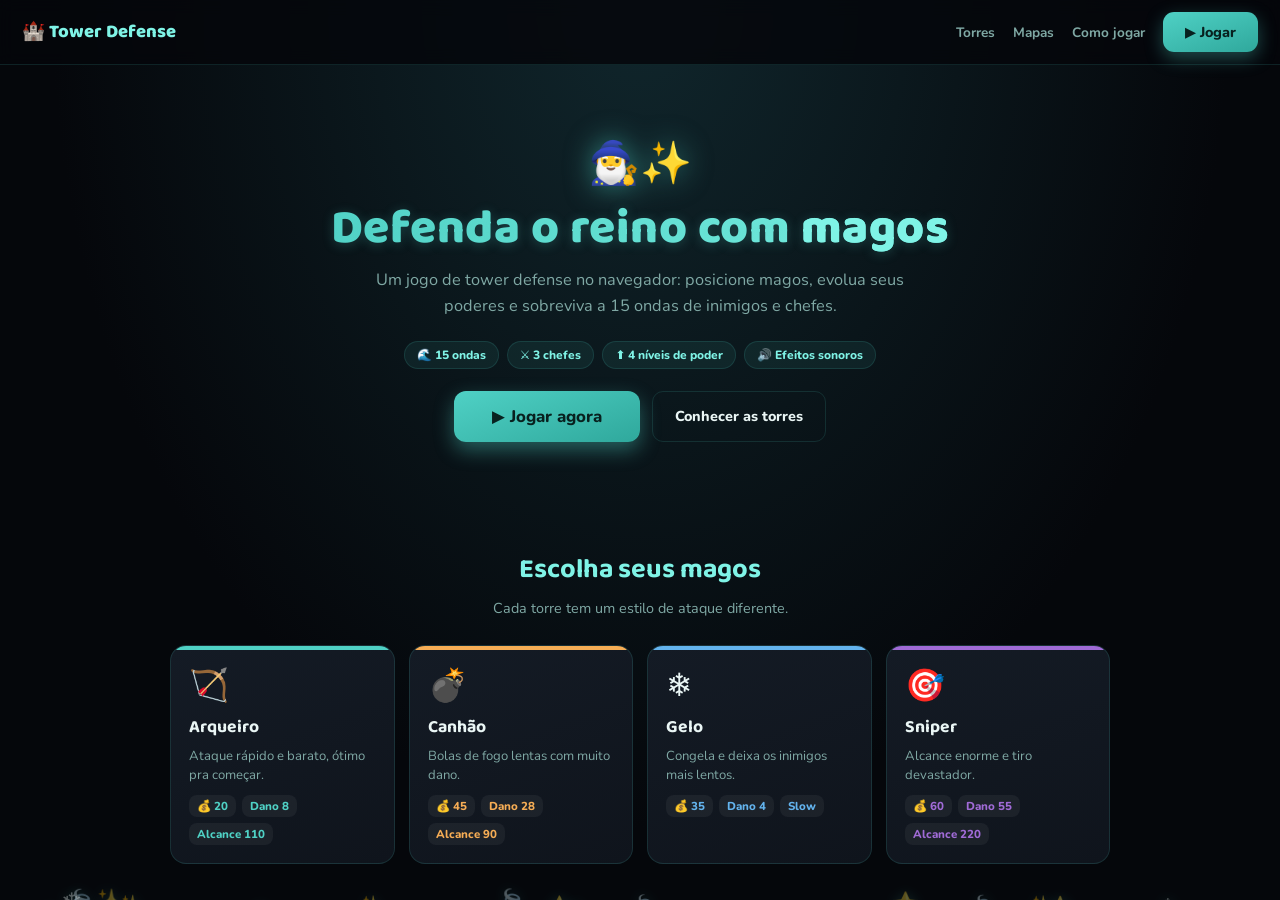
<file: index.html>
<!DOCTYPE html>
<html lang="pt-BR">
<head>
<meta charset="UTF-8">
<meta name="viewport" content="width=device-width, initial-scale=1, viewport-fit=cover">
<title>Tower Defense</title>
<link rel="preconnect" href="https://fonts.googleapis.com">
<link rel="preconnect" href="https://fonts.gstatic.com" crossorigin>
<link href="https://fonts.googleapis.com/css2?family=Baloo+2:wght@500;700;800&family=Nunito:wght@400;600;700&display=swap" rel="stylesheet">
<style>
  :root{
    --bg:#05070b; --bg2:#0d1218; --panel:#0f141c; --panel2:#141b25; --accent:#4fd1c5; --accent-d:#2fa89c;
    --accent2:#7ff3e6; --accent2-d:#3fd6c4; --danger:#e8564a; --danger-d:#c0392b;
    --text:#eaf6f5; --muted:#7fa8a4; --path:#3a4356; --grid:#0c1117;
    --line:rgba(79,209,197,.14); --shadow:0 6px 18px rgba(0,0,0,.5);
  }
  *{box-sizing:border-box;}
  html,body{height:100%;margin:0;color:var(--text);
    background:radial-gradient(ellipse at top,var(--bg2),var(--bg) 65%);
    font-family:'Nunito',system-ui,-apple-system,Segoe UI,Roboto,sans-serif;
    padding-top:env(safe-area-inset-top,0px);padding-bottom:env(safe-area-inset-bottom,0px);}
  #wrap{max-width:760px;margin:0 auto;padding:14px;}
  h1{font-family:'Baloo 2',system-ui,sans-serif;font-size:1.55rem;font-weight:800;margin:2px 0 14px;
    text-align:center;letter-spacing:.5px;
    background:linear-gradient(90deg,var(--accent),var(--accent2));
    -webkit-background-clip:text;background-clip:text;color:transparent;
    text-shadow:0 2px 12px rgba(79,209,197,.25);}
  #hud{display:flex;gap:8px;justify-content:center;flex-wrap:wrap;margin-bottom:12px;font-size:.9rem;font-weight:700;}
  #hud span{background:linear-gradient(160deg,var(--panel2),var(--panel));border:1px solid var(--line);
    padding:7px 12px;border-radius:10px;box-shadow:var(--shadow);}
  #best{color:var(--accent2);}
  #mapBar{display:flex;gap:8px;justify-content:center;margin-bottom:10px;flex-wrap:wrap;}
  .mapBtn{background:linear-gradient(160deg,var(--panel2),var(--panel));border:1px solid var(--line);
    color:var(--muted);border-radius:10px;padding:7px 14px;font-size:.82rem;font-weight:800;cursor:pointer;
    box-shadow:var(--shadow);transition:transform .12s ease,color .12s ease,border-color .12s ease;}
  .mapBtn:hover{transform:translateY(-2px);}
  .mapBtn.sel{color:var(--accent2);border-color:var(--accent2);}
  #towerBar{display:flex;gap:9px;justify-content:center;margin-bottom:12px;flex-wrap:wrap;}
  .towerBtn{background:linear-gradient(160deg,var(--panel2),var(--panel));
    border:1px solid var(--line);color:var(--text);position:relative;overflow:hidden;
    border-radius:12px;padding:10px 14px 8px;font-size:.82rem;font-weight:800;cursor:pointer;text-align:center;
    box-shadow:var(--shadow);transition:transform .12s ease,border-color .12s ease,box-shadow .12s ease;
    min-width:78px;}
  .towerBtn::before{content:'';position:absolute;top:0;left:0;right:0;height:4px;background:var(--tcolor,var(--accent));}
  .towerBtn .ico{display:block;font-size:1.3rem;margin-bottom:2px;filter:drop-shadow(0 2px 3px rgba(0,0,0,.25));}
  .towerBtn:hover{transform:translateY(-3px);box-shadow:0 10px 20px rgba(0,0,0,.3);}
  .towerBtn.sel{border-color:var(--tcolor,var(--accent));
    box-shadow:0 0 0 3px color-mix(in srgb, var(--tcolor,var(--accent)) 30%, transparent),var(--shadow);}
  .towerBtn small{display:block;opacity:.7;font-weight:700;margin-top:3px;color:var(--tcolor,var(--accent2));}
  canvas{width:100%;max-width:700px;display:block;margin:0 auto;background:var(--grid);
    border-radius:14px;touch-action:manipulation;overflow-x:auto;box-shadow:var(--shadow);
    border:1px solid var(--line);}
  #msg{text-align:center;margin-top:10px;min-height:1.4em;color:var(--accent2);font-size:.9rem;font-weight:700;}
  #gameRow{display:flex;flex-wrap:wrap;gap:16px;justify-content:center;align-items:center;}
  #gameRow canvas{flex:1 1 480px;min-width:260px;}
  #upgradePanel{background:linear-gradient(160deg,#1a1f2b,#0a0d13);
    border:1px solid rgba(255,255,255,.08);border-radius:16px;
    padding:18px 16px 16px;flex:0 0 240px;max-width:240px;text-align:center;
    box-shadow:0 0 0 1px rgba(79,209,197,.15),0 12px 30px rgba(0,0,0,.5);position:relative;overflow:hidden;
    margin:0;}
  #upgradePanel::before{content:'';position:absolute;top:-40%;left:-20%;width:140%;height:140%;
    background:radial-gradient(circle at 30% 20%,rgba(79,209,197,.10),transparent 60%);pointer-events:none;}
  #upgradePanel.hidden{display:none;}
  #upgradeInfo{font-size:.95rem;margin-bottom:12px;font-weight:700;color:#f2f5fb;
    letter-spacing:.2px;position:relative;}
  #upgradeInfo b{color:var(--accent);font-weight:800;}
  #upgradePanel button{border:none;padding:10px 18px;
    border-radius:10px;font-weight:800;cursor:pointer;margin:4px 5px 0;font-size:.85rem;
    box-shadow:0 4px 10px rgba(0,0,0,.4);transition:transform .1s ease,filter .12s ease;position:relative;}
  #upgradePanel button:not(:disabled):hover{transform:translateY(-2px);filter:brightness(1.08);}
  #upgradePanel button:disabled{opacity:.4;cursor:not-allowed;}
  #upgradeBtn{background:linear-gradient(160deg,var(--accent),var(--accent-d));color:#08211f;}
  #closeUpgrade{background:rgba(255,255,255,.06)!important;color:#c7d0e0!important;
    border:1px solid rgba(255,255,255,.12)!important;font-weight:700!important;box-shadow:none!important;}
  #sellBtn{background:linear-gradient(160deg,var(--danger),var(--danger-d));color:#fff;}
  .rowBtns{display:flex;justify-content:center;margin:14px auto;gap:9px;flex-wrap:wrap;align-items:center;}
  #waveBtn,#speedBtn,#pauseBtn{background:linear-gradient(160deg,var(--accent),var(--accent-d));color:#08211f;
    border:none;padding:10px 20px;border-radius:11px;font-weight:800;cursor:pointer;font-size:.88rem;
    box-shadow:0 5px 14px rgba(79,209,197,.32);transition:transform .12s ease,box-shadow .12s ease;}
  #waveBtn:hover,#speedBtn:hover,#pauseBtn:hover{transform:translateY(-2px);box-shadow:0 8px 18px rgba(79,209,197,.4);}
  #speedBtn.active,#pauseBtn.active{background:linear-gradient(160deg,var(--accent2),var(--accent2-d));
    box-shadow:0 5px 14px rgba(246,173,85,.38);}
  #muteBtn{background:linear-gradient(160deg,var(--panel2),var(--panel));color:var(--text);
    border:1px solid var(--line);padding:10px 16px;border-radius:11px;font-weight:800;cursor:pointer;
    font-size:.88rem;box-shadow:var(--shadow);transition:transform .12s ease,box-shadow .12s ease;}
  #muteBtn:hover{transform:translateY(-2px);}
  #muteBtn.muted{opacity:.55;}
  #autoWrap{display:flex;align-items:center;gap:7px;font-size:.85rem;font-weight:700;
    background:linear-gradient(160deg,var(--panel2),var(--panel));border:1px solid var(--line);
    padding:9px 14px;border-radius:11px;box-shadow:var(--shadow);}
  #autoWave{accent-color:var(--accent);width:15px;height:15px;}
  #overlay{position:fixed;inset:0;background:rgba(8,10,16,.78);backdrop-filter:blur(2px);display:flex;align-items:center;
    justify-content:center;flex-direction:column;color:#fff;text-align:center;padding:20px;box-sizing:border-box;z-index:5;}
  #overlay.hidden{display:none;}
  #overlay > div{background:linear-gradient(160deg,var(--panel2),var(--panel));border:1px solid var(--line);
    border-radius:16px;padding:26px 30px;box-shadow:0 20px 50px rgba(0,0,0,.5);}
  #overTitle{font-family:'Baloo 2',sans-serif;font-size:1.6rem;margin:0 0 8px;}
  #restartBtn{font-family:inherit;}
  #waveBanner{position:fixed;top:20%;left:50%;transform:translate(-50%,-50%);
    font-family:'Baloo 2',sans-serif;
    font-size:1.7rem;font-weight:700;color:var(--accent2);text-shadow:0 2px 10px rgba(0,0,0,.6);
    pointer-events:none;opacity:0;transition:opacity .4s,transform .4s;z-index:4;}
  #waveBanner.show{opacity:1;transform:translate(-50%,-50%) scale(1.05);}
  #startScreen{position:fixed;inset:0;background:rgba(5,7,11,.93);backdrop-filter:blur(3px);
    display:flex;align-items:center;justify-content:center;z-index:20;padding:20px;box-sizing:border-box;
    overflow:hidden;}
  #startScreen.hidden{display:none;}
  #startParticles{position:absolute;inset:0;pointer-events:none;overflow:hidden;}
  #startParticles span{position:absolute;bottom:-20px;font-size:1.1rem;opacity:.35;
    animation:floatUp linear infinite;filter:drop-shadow(0 0 6px rgba(79,209,197,.4));}
  @keyframes floatUp{
    0%{transform:translateY(0) translateX(0) rotate(0deg);opacity:0;}
    10%{opacity:.5;}
    90%{opacity:.4;}
    100%{transform:translateY(-620px) translateX(var(--drift,20px)) rotate(360deg);opacity:0;}
  }
  #startScreen .card{background:linear-gradient(160deg,var(--panel2),var(--panel));border:1px solid var(--line);
    border-radius:20px;padding:34px 28px 26px;max-width:420px;text-align:center;
    box-shadow:0 0 0 1px rgba(79,209,197,.15),0 20px 60px rgba(0,0,0,.6);position:relative;overflow:hidden;
    z-index:1;animation:cardIn .5s ease;}
  @keyframes cardIn{from{opacity:0;transform:translateY(14px) scale(.97);}to{opacity:1;transform:none;}}
  #startScreen .card::before{content:'';position:absolute;top:-40%;left:-20%;width:140%;height:140%;
    background:radial-gradient(circle at 30% 20%,rgba(79,209,197,.12),transparent 60%);pointer-events:none;}
  #startWizard{font-size:2.6rem;display:inline-block;margin-bottom:6px;position:relative;
    filter:drop-shadow(0 0 14px rgba(79,209,197,.55));animation:wizardFloat 3s ease-in-out infinite;}
  @keyframes wizardFloat{0%,100%{transform:translateY(0) rotate(-2deg);}50%{transform:translateY(-8px) rotate(2deg);}}
  #startScreen h1{font-family:'Baloo 2',sans-serif;font-size:1.9rem;margin:0 0 12px;letter-spacing:.5px;
    background:linear-gradient(90deg,var(--accent),var(--accent2));-webkit-background-clip:text;
    background-clip:text;color:transparent;text-shadow:0 2px 12px rgba(79,209,197,.25);position:relative;}
  #startScreen p{color:var(--muted);font-size:.88rem;line-height:1.55;margin:0 0 18px;position:relative;}
  #startLegend{display:flex;gap:8px;justify-content:center;flex-wrap:wrap;margin-bottom:14px;position:relative;}
  #startLegend span{background:rgba(255,255,255,.04);border:1px solid var(--line);border-left:3px solid var(--lc,var(--accent));
    border-radius:8px;padding:6px 10px;font-size:.78rem;font-weight:700;color:var(--text);}
  #startMaps{display:flex;gap:10px;justify-content:center;margin-bottom:22px;position:relative;flex-wrap:wrap;}
  #startMaps .mprev{background:rgba(255,255,255,.03);border:1px solid var(--line);border-radius:10px;
    padding:8px 14px;font-weight:700;color:var(--muted);display:flex;flex-direction:column;
    align-items:center;gap:1px;min-width:90px;}
  #startMaps .mprev .micon{font-size:1.3rem;}
  #startMaps .mprev b{font-size:.82rem;color:var(--text);}
  #startMaps .mprev small{font-size:.68rem;opacity:.8;}
  #startBtn{background:linear-gradient(160deg,var(--accent),var(--accent-d));color:#08211f;border:none;
    padding:13px 34px;border-radius:12px;font-weight:800;font-size:1rem;cursor:pointer;position:relative;
    box-shadow:0 8px 20px rgba(79,209,197,.4);transition:transform .12s ease,box-shadow .12s ease;}
  #startBtn:hover{transform:translateY(-2px);box-shadow:0 10px 24px rgba(79,209,197,.5);}

  /* ===== Landing page (tela inicial estilo site) ===== */
  #startScreen{display:block;overflow-y:auto;overflow-x:hidden;padding:0;scroll-behavior:smooth;
    background:radial-gradient(ellipse at 50% 0%,#10262c,#05070b 65%);backdrop-filter:none;}
  #startScreen #startParticles{position:fixed;}
  .lp-nav{position:sticky;top:0;z-index:3;display:flex;align-items:center;justify-content:space-between;gap:12px;
    padding:12px 22px;background:rgba(5,7,11,.85);backdrop-filter:blur(8px);border-bottom:1px solid var(--line);}
  .lp-logo{font-family:'Baloo 2',sans-serif;font-weight:800;font-size:1.15rem;color:var(--accent2);}
  .lp-links{display:flex;gap:18px;align-items:center;}
  .lp-links a{color:var(--muted);text-decoration:none;font-weight:700;font-size:.85rem;}
  .lp-links a:hover{color:var(--accent2);}
  .lp-cta{background:linear-gradient(160deg,var(--accent),var(--accent-d));color:#08211f;border:none;padding:10px 22px;
    border-radius:11px;font-weight:800;font-size:.9rem;cursor:pointer;box-shadow:0 6px 18px rgba(79,209,197,.35);font-family:inherit;}
  .lp-cta.ghost{background:transparent;color:var(--text);border:1px solid var(--line);box-shadow:none;}
  .lp-hero{position:relative;z-index:1;text-align:center;padding:70px 20px 60px;max-width:760px;margin:0 auto;}
  #startScreen .lp-hero h1{font-size:3rem;line-height:1.05;margin:6px 0 14px;}
  #startScreen .lp-hero p{font-size:1.02rem;max-width:560px;margin:0 auto 22px;}
  .lp-badges{display:flex;gap:8px;justify-content:center;flex-wrap:wrap;margin-bottom:22px;}
  .lp-badges span{background:rgba(79,209,197,.08);border:1px solid var(--line);color:var(--accent2);
    border-radius:20px;padding:5px 12px;font-size:.75rem;font-weight:800;}
  .lp-btns{display:flex;gap:12px;justify-content:center;flex-wrap:wrap;margin-top:8px;}
  .lp-sec{position:relative;z-index:1;max-width:980px;margin:0 auto;padding:46px 20px;}
  .lp-sec h2{font-family:'Baloo 2',sans-serif;font-size:1.7rem;margin:0 0 6px;text-align:center;color:var(--accent2);}
  #startScreen .lp-sec .sub{text-align:center;color:var(--muted);font-size:.9rem;margin:0 0 26px;}
  .lp-grid{display:grid;grid-template-columns:repeat(auto-fit,minmax(200px,1fr));gap:14px;}
  .lp-card{background:linear-gradient(160deg,var(--panel2),var(--panel));border:1px solid var(--line);
    border-radius:16px;padding:18px;position:relative;overflow:hidden;transition:transform .15s ease;}
  .lp-card:hover{transform:translateY(-4px);}
  .lp-card::before{content:'';position:absolute;top:0;left:0;right:0;height:4px;background:var(--c,var(--accent));}
  .lp-card .big{font-size:2rem;display:block;margin-bottom:6px;}
  .lp-card h3{margin:0 0 6px;font-family:'Baloo 2',sans-serif;font-size:1.1rem;}
  #startScreen .lp-card p{margin:0 0 10px;color:var(--muted);font-size:.82rem;line-height:1.45;}
  .lp-stats{display:flex;gap:6px;flex-wrap:wrap;}
  .lp-stats span{background:rgba(255,255,255,.05);border-radius:8px;padding:3px 8px;font-size:.72rem;font-weight:800;color:var(--c,var(--accent2));}
  .lp-maps{display:flex;gap:14px;max-width:560px;margin:0 auto;}
  .mapCard{flex:1;background:rgba(255,255,255,.03);border:2px solid var(--line);border-radius:14px;
    padding:22px 14px;cursor:pointer;text-align:center;transition:transform .12s ease,border-color .12s ease,background .12s ease;}
  .mapCard:hover{transform:translateY(-3px);}
  .mapCard.sel{border-color:var(--accent2);background:rgba(79,209,197,.08);}
  .mapCard .mIco{font-size:2.4rem;display:block;margin-bottom:4px;}
  .mapCard .mName{font-weight:800;}
  .mapCard small{display:block;color:var(--muted);font-size:.75rem;margin-top:4px;}
  .lp-step{text-align:center;}
  .lp-step b{display:inline-flex;width:38px;height:38px;border-radius:50%;align-items:center;justify-content:center;
    background:linear-gradient(160deg,var(--accent),var(--accent-d));color:#08211f;font-weight:800;margin-bottom:8px;}
  .lp-foot{position:relative;z-index:1;text-align:center;padding:30px 20px 40px;color:var(--muted);font-size:.8rem;
    border-top:1px solid var(--line);}
  @media (max-width:600px){.lp-links a{display:none;}#startScreen .lp-hero h1{font-size:2.2rem;}}
</style>
</head>
<body>
<div id="wrap">
  <h1>🏰 Tower Defense</h1>
  <div id="hud">
    <span>💰 <span id="gold">100</span></span>
    <span>❤️ <span id="lives">10</span></span>
    <span>🌊 Onda <span id="wave">0</span>/<span id="waveMax">15</span></span>
    <span>⭐ Melhor onda <span id="best">0</span></span>
  </div>
  <div id="mapBar">
    <button class="mapBtn sel" data-map="forest">🌲 Floresta</button>
    <button class="mapBtn" data-map="ice">❄️ Gelo</button>
  </div>
  <div id="towerBar"></div>
  <div id="gameRow">
    <canvas id="game" width="640" height="480"></canvas>
    <div id="upgradePanel" class="hidden">
      <div id="upgradeInfo"></div>
      <button id="upgradeBtn">Melhorar</button>
      <button id="sellBtn">Vender</button>
      <button id="closeUpgrade">Fechar</button>
    </div>
  </div>
  <div class="rowBtns">
    <button id="waveBtn">Iniciar Próxima Onda</button>
    <button id="speedBtn">▶ 1x</button>
    <button id="pauseBtn">⏸ Pausar</button>
    <button id="muteBtn">🔊 Som</button>
    <label id="autoWrap"><input type="checkbox" id="autoWave"> Auto-iniciar ondas</label>
  </div>
  <div id="msg">Escolha uma torre e clique no grid (fora do caminho) para construir.</div>
</div>
<div id="startScreen">
  <div id="startParticles"></div>
  <nav class="lp-nav">
    <span class="lp-logo">🏰 Tower Defense</span>
    <div class="lp-links">
      <a href="#lp-torres">Torres</a><a href="#lp-mapas">Mapas</a><a href="#lp-como">Como jogar</a>
      <button class="lp-cta playBtn">▶ Jogar</button>
    </div>
  </nav>
  <header class="lp-hero">
    <div id="startWizard">🧙‍♂️✨</div>
    <h1>Defenda o reino com <span style="color:var(--accent2)">magos</span></h1>
    <p>Um jogo de tower defense no navegador: posicione magos, evolua seus poderes e sobreviva a 15 ondas de inimigos e chefes.</p>
    <div class="lp-badges"><span>🌊 15 ondas</span><span>⚔️ 3 chefes</span><span>⬆️ 4 níveis de poder</span><span>🔊 Efeitos sonoros</span></div>
    <div class="lp-btns">
      <button id="startBtn" class="lp-cta" style="padding:14px 38px;font-size:1.05rem;">▶ Jogar agora</button>
      <button class="lp-cta ghost" onclick="document.getElementById('lp-torres').scrollIntoView({behavior:'smooth'})">Conhecer as torres</button>
    </div>
  </header>
  <section class="lp-sec" id="lp-torres">
    <h2>Escolha seus magos</h2><p class="sub">Cada torre tem um estilo de ataque diferente.</p>
    <div class="lp-grid">
      <div class="lp-card" style="--c:#4fd1c5"><span class="big">🏹</span><h3>Arqueiro</h3><p>Ataque rápido e barato, ótimo pra começar.</p><div class="lp-stats"><span>💰 20</span><span>Dano 8</span><span>Alcance 110</span></div></div>
      <div class="lp-card" style="--c:#f6ad55"><span class="big">💣</span><h3>Canhão</h3><p>Bolas de fogo lentas com muito dano.</p><div class="lp-stats"><span>💰 45</span><span>Dano 28</span><span>Alcance 90</span></div></div>
      <div class="lp-card" style="--c:#63b3ed"><span class="big">❄️</span><h3>Gelo</h3><p>Congela e deixa os inimigos mais lentos.</p><div class="lp-stats"><span>💰 35</span><span>Dano 4</span><span>Slow</span></div></div>
      <div class="lp-card" style="--c:#a06bd6"><span class="big">🎯</span><h3>Sniper</h3><p>Alcance enorme e tiro devastador.</p><div class="lp-stats"><span>💰 60</span><span>Dano 55</span><span>Alcance 220</span></div></div>
    </div>
  </section>
  <section class="lp-sec" id="lp-mapas">
    <h2>Escolha o mapa</h2><p class="sub">Clique num mapa para selecioná-lo.</p>
    <div class="lp-maps">
      <div class="mapCard sel" data-map="forest"><span class="mIco">🌲</span><span class="mName">Floresta</span><small>Trilha de terra com curvas</small></div>
      <div class="mapCard" data-map="ice"><span class="mIco">❄️</span><span class="mName">Gelo</span><small>Zigue-zague congelado</small></div>
    </div>
  </section>
  <section class="lp-sec" id="lp-como">
    <h2>Como jogar</h2><p class="sub">Simples de aprender, difícil de vencer.</p>
    <div class="lp-grid">
      <div class="lp-card lp-step"><b>1</b><h3>Construa</h3><p>Escolha uma torre e clique num espaço livre do mapa.</p></div>
      <div class="lp-card lp-step"><b>2</b><h3>Inicie a onda</h3><p>Os inimigos saem do portal e seguem a trilha.</p></div>
      <div class="lp-card lp-step"><b>3</b><h3>Evolua</h3><p>Clique numa torre pra melhorar ou vender.</p></div>
    </div>
    <div class="lp-btns" style="margin-top:34px"><button class="lp-cta playBtn" style="padding:14px 38px;font-size:1.05rem;">▶ Começar a jogar</button></div>
  </section>
  <footer class="lp-foot">🏰 Tower Defense · feito com HTML, CSS e JavaScript</footer>
</div>
<div id="waveBanner"></div>
<div id="overlay" class="hidden">
  <div>
    <h2 id="overTitle"></h2>
    <p id="overSub" style="opacity:.8;font-size:.9rem;"></p>
    <button id="restartBtn" style="padding:11px 22px;border-radius:10px;border:none;
      background:linear-gradient(160deg,#4fd1c5,#2fa89c);color:#08211f;font-weight:800;font-size:.95rem;
      cursor:pointer;box-shadow:0 6px 16px rgba(79,209,197,.35);">🔁 Jogar de novo</button>
  </div>
</div>
<script>
const CELL=40, COLS=16, ROWS=12;
const canvas=document.getElementById('game'), ctx=canvas.getContext('2d');
const WIN_WAVE=15;

// maps: each has its own path layout and visual theme
const maps={
  forest:{
    name:'Floresta',
    path:[[0,5],[1,5],[2,5],[3,5],[4,5],[4,2],[5,2],[6,2],[7,2],[7,8],[8,8],[9,8],[10,8],[10,4],[11,4],[12,4],[13,4],[14,4],[15,4],[15,6]],
    theme:'forest'
  },
  ice:{
    name:'Gelo',
    path:[[0,2],[1,2],[2,2],[3,2],[3,9],[4,9],[5,9],[6,9],[6,2],[7,2],[8,2],[9,2],[9,9],[10,9],[11,9],[12,9],[12,2],[13,2],[14,2],[15,2],[15,6]],
    theme:'ice'
  }
};
const mapThemes={
  forest:{
    bgTop:'#16261e',bgBottom:'#0a1610',tileA:'#182c22',tileB:'#0f2018',
    pathShadow:'rgba(0,0,0,.25)',pathBase:'#5f5546',pathGradTop:'#a08e6c',pathGradBottom:'#8a7a5c',
    speckle:'rgba(255,255,255,.06)',deco:'forest',frameEdge:'#8a7a5c'
  },
  ice:{
    bgTop:'#1c2f45',bgBottom:'#0a1420',tileA:'#233c56',tileB:'#152438',
    pathShadow:'rgba(0,10,30,.35)',pathBase:'#7fa9c9',pathGradTop:'#eaf7ff',pathGradBottom:'#a9d4ec',
    speckle:'rgba(255,255,255,.14)',deco:'ice',frameEdge:'#9fc9e6'
  }
};
// path in grid coords (mutated in place by applyMap so other consts stay valid)
const pathCells=[];
const pathSet=new Set();
function centerOf(c,r){return {x:c*CELL+CELL/2,y:r*CELL+CELL/2};}
const waypoints=[];
let currentMapKey='forest';
function applyMap(key){
  currentMapKey=key;
  const m=maps[key];
  pathCells.length=0; m.path.forEach(p=>pathCells.push(p));
  pathSet.clear(); pathCells.forEach(p=>pathSet.add(p[0]+','+p[1]));
  waypoints.length=0; pathCells.forEach(([c,r])=>waypoints.push(centerOf(c,r)));
  towers.length=0;
  document.querySelectorAll('.mapBtn').forEach(b=>b.classList.toggle('sel',b.dataset.map===key));
}

const towerTypes={
  arrow:{name:'Arqueiro',cost:20,range:110,dmg:8,rate:35,color:'#4fd1c5'},
  cannon:{name:'Canhão',cost:45,range:90,dmg:28,rate:75,color:'#f6ad55'},
  frost:{name:'Gelo',cost:35,range:100,dmg:4,rate:45,color:'#63b3ed',slow:true},
  sniper:{name:'Sniper',cost:60,range:220,dmg:55,rate:110,color:'#a06bd6',pierce:false}
};

let gold=100, lives=10, wave=0, selectedType='arrow', running=false, gameOver=false;
let towers=[], enemies=[], projectiles=[], frame=0, waveActive=false, spawnQueue=[];
let speed=1, paused=false, bestWave=0, autoWave=false, autoTimer=0;
let particles=[], floaters=[];

// ---------- Áudio (sintetizado, sem arquivos externos) ----------
let audioCtx=null, soundOn=true;
function ensureAudio(){
  if(!soundOn) return null;
  if(!audioCtx){
    try{ audioCtx=new (window.AudioContext||window.webkitAudioContext)(); }catch(e){ return null; }
  }
  if(audioCtx.state==='suspended') audioCtx.resume();
  return audioCtx;
}
function tone(freq,dur,{type='sine',vol=0.16,freqEnd=null,delay=0}={}){
  const ac=ensureAudio(); if(!ac) return;
  const t0=ac.currentTime+delay;
  const osc=ac.createOscillator(), gain=ac.createGain();
  osc.type=type;
  osc.frequency.setValueAtTime(freq,t0);
  if(freqEnd) osc.frequency.exponentialRampToValueAtTime(Math.max(freqEnd,1),t0+dur);
  gain.gain.setValueAtTime(0.0001,t0);
  gain.gain.linearRampToValueAtTime(vol,t0+0.008);
  gain.gain.exponentialRampToValueAtTime(0.0001,t0+dur);
  osc.connect(gain).connect(ac.destination);
  osc.start(t0); osc.stop(t0+dur+0.02);
}
function noiseBurst(dur,{vol=0.2,delay=0}={}){
  const ac=ensureAudio(); if(!ac) return;
  const t0=ac.currentTime+delay;
  const bufferSize=Math.max(1,Math.floor(ac.sampleRate*dur));
  const buffer=ac.createBuffer(1,bufferSize,ac.sampleRate);
  const data=buffer.getChannelData(0);
  for(let i=0;i<bufferSize;i++) data[i]=(Math.random()*2-1)*(1-i/bufferSize);
  const src=ac.createBufferSource(); src.buffer=buffer;
  const gain=ac.createGain(); gain.gain.setValueAtTime(vol,t0);
  gain.gain.exponentialRampToValueAtTime(0.001,t0+dur);
  src.connect(gain).connect(ac.destination);
  src.start(t0);
}
const sfx={
  build:()=>tone(520,0.12,{type:'triangle',vol:0.15,freqEnd:700}),
  denied:()=>tone(160,0.18,{type:'sawtooth',vol:0.14,freqEnd:90}),
  sell:()=>{tone(700,0.08,{type:'square',vol:0.12}); tone(950,0.1,{type:'square',vol:0.1,delay:0.06});},
  upgrade:()=>{tone(500,0.1,{type:'triangle',vol:0.15,freqEnd:900}); tone(900,0.14,{type:'triangle',vol:0.12,delay:0.08,freqEnd:1300});},
  click:()=>tone(300,0.05,{type:'square',vol:0.08}),
  shoot(key){
    if(key==='cannon'){ noiseBurst(0.18,{vol:0.22}); tone(90,0.16,{type:'sine',vol:0.18,freqEnd:40}); }
    else if(key==='frost'){ tone(1400,0.09,{type:'sine',vol:0.1,freqEnd:2000}); }
    else if(key==='sniper'){ tone(1800,0.05,{type:'sawtooth',vol:0.13,freqEnd:600}); noiseBurst(0.04,{vol:0.1}); }
    else{ tone(900,0.05,{type:'square',vol:0.07,freqEnd:1200}); }
  },
  enemyDeath(boss){
    if(boss){ tone(220,0.35,{type:'sawtooth',vol:0.18,freqEnd:40}); noiseBurst(0.3,{vol:0.15}); }
    else{ tone(400,0.1,{type:'square',vol:0.09,freqEnd:120}); }
  },
  leak:()=>{ tone(180,0.22,{type:'sawtooth',vol:0.16,freqEnd:60}); },
  waveStart(boss){
    if(boss){ [440,554,659,880].forEach((f,i)=>tone(f,0.22,{type:'sawtooth',vol:0.14,delay:i*0.1})); }
    else{ tone(500,0.09,{type:'triangle',vol:0.13,freqEnd:750}); tone(750,0.12,{type:'triangle',vol:0.12,delay:0.09}); }
  },
  waveClear:()=>{ [523,659,784,1047].forEach((f,i)=>tone(f,0.16,{type:'triangle',vol:0.12,delay:i*0.07})); },
  win:()=>{ [523,659,784,1047,1318].forEach((f,i)=>tone(f,0.3,{type:'triangle',vol:0.16,delay:i*0.13})); },
  lose:()=>{ [400,340,260,180].forEach((f,i)=>tone(f,0.32,{type:'sawtooth',vol:0.15,delay:i*0.16})); }
};

let impactRings=[];
function burst(x,y,color,n){
  for(let i=0;i<n;i++){
    const a=Math.random()*Math.PI*2, sp=1+Math.random()*2.5;
    particles.push({x,y,vx:Math.cos(a)*sp,vy:Math.sin(a)*sp-1,life:22+Math.random()*10,maxLife:32,color});
  }
}
function ringBurst(x,y,color,startR=3,speed=2.4,life=16){
  impactRings.push({x,y,color,r:startR,speed,life,maxLife:life});
}
function floatText(x,y,text,color){
  floaters.push({x,y,text,color,life:38,maxLife:38});
}
function updateFx(){
  for(let i=particles.length-1;i>=0;i--){
    const p=particles[i];
    p.x+=p.vx;p.y+=p.vy;p.vy+=0.12;p.life--;
    if(p.life<=0) particles.splice(i,1);
  }
  for(let i=floaters.length-1;i>=0;i--){
    const f=floaters[i];
    f.y-=0.6;f.life--;
    if(f.life<=0) floaters.splice(i,1);
  }
  for(let i=impactRings.length-1;i>=0;i--){
    const r=impactRings[i];
    r.r+=r.speed;r.life--;
    if(r.life<=0) impactRings.splice(i,1);
  }
}
function drawFx(){
  impactRings.forEach(r=>{
    ctx.globalAlpha=Math.max(r.life/r.maxLife,0)*0.8;
    ctx.beginPath();ctx.arc(r.x,r.y,r.r,0,7);
    ctx.strokeStyle=r.color;ctx.lineWidth=2;ctx.stroke();
  });
  ctx.globalAlpha=1;
  particles.forEach(p=>{
    ctx.globalAlpha=Math.max(p.life/p.maxLife,0);
    ctx.beginPath();ctx.arc(p.x,p.y,2.2,0,7);
    ctx.fillStyle=p.color;ctx.fill();
  });
  ctx.globalAlpha=1;
  floaters.forEach(f=>{
    ctx.globalAlpha=Math.max(f.life/f.maxLife,0);
    ctx.font='bold 13px Nunito, system-ui';ctx.textAlign='center';
    ctx.fillStyle=f.color;ctx.fillText(f.text,f.x,f.y);
  });
  ctx.globalAlpha=1;ctx.textAlign='left';
}

const towerIcons={arrow:'🏹',cannon:'💣',frost:'❄️',sniper:'🎯'};
const towerBar=document.getElementById('towerBar');
Object.entries(towerTypes).forEach(([key,t])=>{
  const b=document.createElement('div');
  b.className='towerBtn'+(key==='arrow'?' sel':'');
  b.dataset.key=key;
  b.style.setProperty('--tcolor',t.color);
  b.innerHTML='<span class="ico">'+towerIcons[key]+'</span>'+t.name+'<small>💰'+t.cost+'</small>';
  b.onclick=()=>{selectedType=key;document.querySelectorAll('.towerBtn').forEach(x=>x.classList.remove('sel'));b.classList.add('sel');};
  towerBar.appendChild(b);
});

function isPath(c,r){return pathSet.has(c+','+r);}

let selectedTower=null;
canvas.addEventListener('click',e=>{
  if(gameOver||paused) return;
  const rect=canvas.getBoundingClientRect();
  const scaleX=canvas.width/rect.width, scaleY=canvas.height/rect.height;
  const x=(e.clientX-rect.left)*scaleX, y=(e.clientY-rect.top)*scaleY;
  const c=Math.floor(x/CELL), r=Math.floor(y/CELL);
  if(c<0||c>=COLS||r<0||r>=ROWS) return;
  if(isPath(c,r)){setMsg('Não pode construir no caminho!');sfx.denied();return;}
  const existing=towers.find(t=>t.c===c&&t.r===r);
  if(existing){showUpgradePanel(existing);sfx.click();return;}
  hideUpgradePanel();
  const type=towerTypes[selectedType];
  if(gold<type.cost){setMsg('Ouro insuficiente!');sfx.denied();return;}
  gold-=type.cost;
  const pos=centerOf(c,r);
  towers.push({c,r,x:pos.x,y:pos.y,key:selectedType,...type,cooldown:0,cast:0,level:1,
    baseDmg:type.dmg,baseRange:type.range,baseRate:type.rate,spent:type.cost});
  updateHud();
  setMsg('Torre construída!');
  sfx.build();
});

function upgradeCost(t){return Math.round(t.cost*0.85*t.level);}
function showUpgradePanel(t){
  selectedTower=t;
  const panel=document.getElementById('upgradePanel');
  panel.classList.remove('hidden');
  const maxed=t.level>=4;
  document.getElementById('upgradeInfo').innerHTML=
    `${t.name} — Nível <b>${t.level}</b>${maxed?' (máx)':''} &nbsp;|&nbsp; Dano <b>${Math.round(t.dmg)}</b> &nbsp;|&nbsp; Alcance <b>${Math.round(t.range)}</b>`;
  const btn=document.getElementById('upgradeBtn');
  const cost=upgradeCost(t);
  btn.textContent=maxed?'Nível Máximo':`Melhorar (💰${cost})`;
  btn.disabled=maxed||gold<cost;
  document.getElementById('sellBtn').textContent=`Vender (+💰${Math.round(t.spent*0.5)})`;
}
function hideUpgradePanel(){selectedTower=null;document.getElementById('upgradePanel').classList.add('hidden');}
document.getElementById('closeUpgrade').onclick=hideUpgradePanel;
document.getElementById('upgradeBtn').onclick=()=>{
  if(!selectedTower||selectedTower.level>=4) return;
  const cost=upgradeCost(selectedTower);
  if(gold<cost) return;
  gold-=cost;
  selectedTower.spent+=cost;
  selectedTower.level++;
  selectedTower.dmg=Math.round(selectedTower.baseDmg*(1+0.5*(selectedTower.level-1)));
  selectedTower.range=Math.round(selectedTower.baseRange+10*(selectedTower.level-1));
  selectedTower.rate=Math.max(12,Math.round(selectedTower.baseRate*Math.pow(0.88,selectedTower.level-1)));
  updateHud();
  showUpgradePanel(selectedTower);
  setMsg(selectedTower.name+' evoluiu para nível '+selectedTower.level+'!');
  sfx.upgrade();
};
document.getElementById('sellBtn').onclick=()=>{
  if(!selectedTower) return;
  gold+=Math.round(selectedTower.spent*0.5);
  towers=towers.filter(t=>t!==selectedTower);
  hideUpgradePanel();
  updateHud();
  setMsg('Torre vendida.');
  sfx.sell();
};

function setMsg(m){document.getElementById('msg').textContent=m;}
function updateHud(){
  document.getElementById('gold').textContent=gold;
  document.getElementById('lives').textContent=lives;
  document.getElementById('wave').textContent=wave;
  document.getElementById('best').textContent=bestWave;
  if(selectedTower) showUpgradePanel(selectedTower);
}

document.getElementById('speedBtn').onclick=()=>{
  speed=speed===1?2:1;
  const b=document.getElementById('speedBtn');
  b.textContent=(speed===1?'▶ 1x':'⏩ 2x');
  b.classList.toggle('active',speed===2);
  sfx.click();
};
document.getElementById('pauseBtn').onclick=()=>{
  paused=!paused;
  const b=document.getElementById('pauseBtn');
  b.textContent=paused?'▶ Continuar':'⏸ Pausar';
  b.classList.toggle('active',paused);
  sfx.click();
};
document.getElementById('autoWave').onchange=e=>{autoWave=e.target.checked;sfx.click();};
document.querySelectorAll('.mapBtn').forEach(b=>{
  b.onclick=()=>{
    if(b.dataset.map===currentMapKey) return;
    if(wave>0){setMsg('Reinicie o jogo (🔁) para trocar de mapa.');sfx.denied();return;}
    applyMap(b.dataset.map);
    gold=100; hideUpgradePanel(); updateHud();
    setMsg('Mapa alterado para '+maps[b.dataset.map].name+'!');
    sfx.click();
  };
});
document.getElementById('muteBtn').onclick=()=>{
  soundOn=!soundOn;
  const b=document.getElementById('muteBtn');
  b.textContent=soundOn?'🔊 Som':'🔇 Mudo';
  b.classList.toggle('muted',!soundOn);
  if(soundOn) sfx.click();
};

function showBanner(text){
  const b=document.getElementById('waveBanner');
  b.textContent=text; b.classList.add('show');
  clearTimeout(showBanner._t);
  showBanner._t=setTimeout(()=>b.classList.remove('show'),1400);
}

const enemyPalette=['#8b3a3a','#3a5f8b','#4a7a3a','#7a4a8b','#a87a2f'];
function startWave(){
  if(waveActive||gameOver||wave>=WIN_WAVE) return;
  wave++;
  const count=5+wave*2;
  const isBoss=wave%5===0;
  spawnQueue=[];
  const tunic=enemyPalette[(wave-1)%enemyPalette.length];
  for(let i=0;i<count;i++){
    const fast=!isBoss&&wave>2&&i%4===0;
    spawnQueue.push({
      hp:30+wave*12,maxHp:30+wave*12,speed:(fast?1.7:1)+wave*0.04,delay:i*30,tunic,fast
    });
  }
  if(isBoss){
    spawnQueue.push({hp:400+wave*60,maxHp:400+wave*60,speed:0.7,delay:count*30+40,tunic:'#c0392b',boss:true});
  }
  waveActive=true;
  showBanner(isBoss?'⚔️ Onda de Chefe '+wave+'!':'🌊 Onda '+wave);
  updateHud();
  sfx.waveStart(isBoss);
}
document.getElementById('waveBtn').onclick=startWave;

function spawnEnemy(base){
  enemies.push({x:waypoints[0].x,y:waypoints[0].y,wp:1,hp:base.hp,maxHp:base.maxHp,speed:base.speed,
    slowT:0,tunic:base.tunic,seed:Math.random()*10,fast:!!base.fast,boss:!!base.boss});
}

function tick(){
  frame++;
  if(waveActive && spawnQueue.length){
    if(spawnQueue[0].delay<=0){spawnEnemy(spawnQueue.shift());}
    else spawnQueue.forEach(s=>s.delay--);
  }
  for(let i=enemies.length-1;i>=0;i--){
    const en=enemies[i];
    let spd=en.speed*(en.slowT>0?0.5:1);
    if(en.slowT>0) en.slowT--;
    const target=waypoints[en.wp];
    if(!target){
      lives--; enemies.splice(i,1); updateHud();
      sfx.leak();
      if(lives<=0){endGame(false);return;}
      continue;
    }
    const dx=target.x-en.x, dy=target.y-en.y, dist=Math.hypot(dx,dy);
    if(dist<spd){en.wp++;}
    else{en.x+=dx/dist*spd; en.y+=dy/dist*spd;}
    if(en.hp<=0){
      const g=(en.boss?40:5)+wave;
      gold+=g; enemies.splice(i,1); updateHud();
      burst(en.x,en.y,en.boss?'#ffd700':'#e8564a',en.boss?18:8);
      floatText(en.x,en.y-16,'+'+g,'#f6ad55');
      sfx.enemyDeath(en.boss);
    }
  }
  updateFx();
  towers.forEach(t=>{
    if(t.cast>0) t.cast--;
    if(t.cooldown>0){t.cooldown--;return;}
    let target=null,best=Infinity;
    enemies.forEach(en=>{
      const d=Math.hypot(en.x-t.x,en.y-t.y);
      if(d<=t.range && d<best){best=d;target=en;}
    });
    if(target){
      projectiles.push({x:t.x,y:t.y-18,target,dmg:t.dmg,color:t.color,slow:t.slow,key:t.key,trail:[]});
      t.cooldown=t.rate;
      t.cast=14;
      burst(t.x,t.y-18,t.color,t.key==='cannon'?9:6);
      ringBurst(t.x,t.y-18,t.color,3,2,14);
      sfx.shoot(t.key);
    }
  });
  for(let i=projectiles.length-1;i>=0;i--){
    const p=projectiles[i];
    if(!enemies.includes(p.target)){projectiles.splice(i,1);continue;}
    const dx=p.target.x-p.x, dy=p.target.y-p.y, dist=Math.hypot(dx,dy);
    if(dist<8){
      p.target.hp-=p.dmg;
      if(p.slow) p.target.slowT=60;
      const n=p.key==='cannon'?16:(p.key==='sniper'?10:7);
      burst(p.x,p.y,p.color,n);
      ringBurst(p.x,p.y,p.color,4,p.key==='cannon'?3.2:2.2,p.key==='cannon'?20:14);
      if(p.key==='frost') burst(p.x,p.y,'#eaf7ff',5);
      projectiles.splice(i,1);
    }else{
      const spd=p.key==='sniper'?18:6;
      p.x+=dx/dist*spd; p.y+=dy/dist*spd;
    }
  }
  if(waveActive && !spawnQueue.length && !enemies.length){
    waveActive=false; gold+=20; updateHud();
    if(wave>bestWave){bestWave=wave;updateHud();}
    if(wave>=WIN_WAVE){endGame(true);return;}
    setMsg('Onda '+wave+' concluída! +20 ouro bônus.');
    sfx.waveClear();
    if(autoWave){autoTimer=90;}
  }
  if(autoWave && !waveActive && autoTimer>0){
    autoTimer--;
    if(autoTimer<=0) startWave();
  }
}
function update(){
  if(paused||gameOver) return;
  tick();
  if(speed===2) tick();
}

let ambient=[];
function seedAmbient(){
  ambient=[];
  const n=24;
  for(let i=0;i<n;i++){
    ambient.push({x:Math.random()*canvas.width,y:Math.random()*canvas.height,
      vy:0.3+Math.random()*0.5,vx:(Math.random()-0.5)*0.4,drift:Math.random()*Math.PI*2,size:2+Math.random()*2});
  }
}
function updateAmbient(){
  const ice=mapThemes[maps[currentMapKey].theme].deco==='ice';
  ambient.forEach(a=>{
    a.drift+=0.02;
    a.y+=a.vy*(ice?1:0.7);
    a.x+=a.vx+Math.sin(a.drift)*(ice?0.3:0.6);
    if(a.y>canvas.height+10){a.y=-10;a.x=Math.random()*canvas.width;}
    if(a.x<-10)a.x=canvas.width+10; if(a.x>canvas.width+10)a.x=-10;
  });
}
function drawAmbient(){
  const ice=mapThemes[maps[currentMapKey].theme].deco==='ice';
  ambient.forEach(a=>{
    if(ice){
      ctx.beginPath();ctx.arc(a.x,a.y,a.size*0.7,0,7);
      ctx.fillStyle='rgba(255,255,255,.75)';ctx.shadowColor='#fff';ctx.shadowBlur=4;ctx.fill();ctx.shadowBlur=0;
    }else{
      ctx.save();ctx.translate(a.x,a.y);ctx.rotate(a.drift);
      ctx.beginPath();ctx.ellipse(0,0,a.size,a.size*0.5,0,0,7);
      ctx.fillStyle='rgba(120,200,120,.55)';ctx.fill();
      ctx.restore();
    }
  });
}
function drawSkyGlow(){
  const ice=mapThemes[maps[currentMapKey].theme].deco==='ice';
  const gx=canvas.width*0.85, gy=canvas.height*0.14;
  const g=ctx.createRadialGradient(gx,gy,2,gx,gy,60);
  g.addColorStop(0,ice?'rgba(210,235,255,.4)':'rgba(255,230,160,.35)');
  g.addColorStop(1,'rgba(0,0,0,0)');
  ctx.beginPath();ctx.arc(gx,gy,60,0,7);ctx.fillStyle=g;ctx.fill();
  ctx.beginPath();ctx.arc(gx,gy,ice?10:12,0,7);
  ctx.fillStyle=ice?'#eaf6ff':'#ffe9b8';ctx.shadowColor=ice?'#cfeaff':'#ffdb8a';ctx.shadowBlur=16;ctx.fill();ctx.shadowBlur=0;
}
seedAmbient();
function draw(){
  ctx.clearRect(0,0,canvas.width,canvas.height);
  drawMap();
  drawMapExtras();
  drawSkyGlow();
  updateAmbient();
  drawAmbient();
  towers.forEach(t=>drawWizard(t));
  enemies.forEach(en=>drawEnemy(en));
  projectiles.forEach(p=>drawProjectile(p));
  drawFx();
  const vg=ctx.createRadialGradient(canvas.width/2,canvas.height/2,canvas.height*0.35,
    canvas.width/2,canvas.height/2,canvas.height*0.75);
  vg.addColorStop(0,'rgba(0,0,0,0)');vg.addColorStop(1,'rgba(0,0,0,.28)');
  ctx.fillStyle=vg;ctx.fillRect(0,0,canvas.width,canvas.height);
  if(paused){
    ctx.fillStyle='rgba(0,0,0,.45)';ctx.fillRect(0,0,canvas.width,canvas.height);
    ctx.fillStyle='#fff';ctx.font='bold 28px system-ui';ctx.textAlign='center';
    ctx.fillText('⏸ PAUSADO',canvas.width/2,canvas.height/2);
    ctx.textAlign='left';
  }
}

function drawEnemy(en){
  const swing=Math.sin(frame/4+en.seed);
  const tg=waypoints[en.wp];
  const dir=(tg&&tg.x<en.x-0.5)?-1:1;
  const sc=en.boss?1.6:(en.fast?0.92:1);
  const frosted=en.slowT>0;
  const skin=frosted?'#bcd9ef':'#dba876';
  const tunic=frosted?'#7fb8e8':en.tunic;
  ctx.save();
  ctx.translate(en.x,en.y);
  ctx.scale(sc*dir,sc);
  ctx.beginPath();ctx.ellipse(0,14,10,3.2,0,0,7);ctx.fillStyle='rgba(0,0,0,.35)';ctx.fill();
  ctx.lineCap='round';
  if(en.fast){ // scout: flowing cape
    ctx.beginPath();ctx.moveTo(-3,-6);ctx.lineTo(-13-swing*3,5);ctx.lineTo(-3,9);ctx.closePath();
    ctx.fillStyle=tunic;ctx.globalAlpha=.75;ctx.fill();ctx.globalAlpha=1;
  }
  // legs + boots
  ctx.strokeStyle='#3a2a1c';ctx.lineWidth=3.4;
  ctx.beginPath();ctx.moveTo(-3,4);ctx.lineTo(-4+swing*4,12);ctx.stroke();
  ctx.beginPath();ctx.moveTo(3,4);ctx.lineTo(4-swing*4,12);ctx.stroke();
  ctx.fillStyle='#22170d';
  ctx.beginPath();ctx.ellipse(-4+swing*4,13,3,1.8,0,0,7);ctx.fill();
  ctx.beginPath();ctx.ellipse(4-swing*4,13,3,1.8,0,0,7);ctx.fill();
  // back arm + round shield
  ctx.strokeStyle=skin;ctx.lineWidth=3;
  ctx.beginPath();ctx.moveTo(-6,-3);ctx.lineTo(-9-swing*2,4);ctx.stroke();
  if(!en.fast){
    ctx.beginPath();ctx.arc(-10-swing*2,3,5.2,0,7);
    ctx.fillStyle=en.boss?'#7a7f88':'#8a5a2b';ctx.fill();
    ctx.strokeStyle='rgba(0,0,0,.45)';ctx.lineWidth=1;ctx.stroke();
    ctx.beginPath();ctx.arc(-10-swing*2,3,1.6,0,7);ctx.fillStyle='#d8c27a';ctx.fill();
  }
  // torso
  ctx.fillStyle=tunic;ctx.fillRect(-6,-7,12,13);
  ctx.fillStyle='rgba(0,0,0,.22)';ctx.fillRect(-6,0,12,6);
  ctx.strokeStyle='rgba(0,0,0,.4)';ctx.lineWidth=1;ctx.strokeRect(-6,-7,12,13);
  if(en.boss){ // plate armor with gold trim
    ctx.fillStyle='#8a8f98';ctx.fillRect(-5,-6,10,8);
    ctx.strokeStyle='#ffd700';ctx.lineWidth=1;ctx.strokeRect(-5,-6,10,8);
    ctx.fillStyle='#ffd700';ctx.fillRect(-1,-6,2,8);
  }
  ctx.fillStyle='#4a3020';ctx.fillRect(-6,2,12,2.4);
  ctx.fillStyle='#d8c27a';ctx.fillRect(-1.5,2,3,2.4);
  // sword arm
  const sx=9+swing*3, sy=3-swing*3;
  ctx.strokeStyle=skin;ctx.lineWidth=3;
  ctx.beginPath();ctx.moveTo(6,-3);ctx.lineTo(sx,sy);ctx.stroke();
  ctx.strokeStyle='#dfe3e8';ctx.lineWidth=2.2;
  ctx.beginPath();ctx.moveTo(sx,sy);ctx.lineTo(sx+5+swing*2,sy-11);ctx.stroke();
  ctx.strokeStyle='rgba(255,255,255,.8)';ctx.lineWidth=.8;
  ctx.beginPath();ctx.moveTo(sx+.6,sy-1);ctx.lineTo(sx+5.6+swing*2,sy-11);ctx.stroke();
  ctx.fillStyle='#b8902f';ctx.fillRect(sx-2.5,sy-1,5,1.8);
  // head
  ctx.beginPath();ctx.arc(0,-12,5,0,7);ctx.fillStyle=skin;ctx.fill();
  ctx.fillStyle=en.boss?'#ff3b30':'#1a1208';
  ctx.beginPath();ctx.arc(1.8,-12,en.boss?1.2:.9,0,7);ctx.fill();
  if(en.boss) {ctx.shadowColor='#ff3b30';ctx.shadowBlur=6;ctx.fill();ctx.shadowBlur=0;}
  if(en.fast){ // hood
    ctx.beginPath();ctx.arc(0,-12.5,5.8,Math.PI*0.95,Math.PI*2.05);
    ctx.fillStyle=tunic;ctx.fill();ctx.strokeStyle='rgba(0,0,0,.35)';ctx.lineWidth=1;ctx.stroke();
  }else{ // helmet with plume
    ctx.beginPath();ctx.arc(0,-13,5.6,Math.PI,0);
    ctx.fillStyle=frosted?'#4d7fb0':(en.boss?'#4a1010':'#9aa0a8');ctx.fill();
    ctx.fillRect(-5.6,-13,11.2,2);
    ctx.fillStyle='rgba(255,255,255,.35)';ctx.fillRect(-3,-17,2,2);
    ctx.beginPath();ctx.moveTo(0,-18);ctx.quadraticCurveTo(-5-swing*2,-22,-7-swing*3,-16);
    ctx.strokeStyle=en.boss?'#ffd700':'#c0392b';ctx.lineWidth=2.4;ctx.stroke();
  }
  if(en.boss){
    ctx.fillStyle='#ffd700';
    [[-5,-3],[0,0],[5,3]].forEach(([dx])=>{
      ctx.beginPath();ctx.moveTo(dx-2,-17);ctx.lineTo(dx,-25);ctx.lineTo(dx+2,-17);ctx.closePath();ctx.fill();
    });
  }
  ctx.restore();
  // health bar
  const bw=en.boss?38:24, by=en.y-23*sc, hp=Math.max(en.hp,0)/en.maxHp;
  ctx.fillStyle='rgba(0,0,0,.75)';ctx.fillRect(en.x-bw/2-1,by-1,bw+2,6);
  ctx.fillStyle=frosted?'#63b3ed':(hp>.5?'#48bb78':(hp>.25?'#ecc94b':'#e8564a'));
  ctx.fillRect(en.x-bw/2,by,bw*hp,4);
  if(en.boss){ctx.strokeStyle='#ffd700';ctx.lineWidth=1;ctx.strokeRect(en.x-bw/2-1,by-1,bw+2,6);}
}

function drawProjectile(p){
  const trailLen=p.key==='sniper'?9:6;
  p.trail.push({x:p.x,y:p.y});
  if(p.trail.length>trailLen) p.trail.shift();
  ctx.save();
  // glowing energy trail behind every bolt
  for(let i=0;i<p.trail.length;i++){
    const pt=p.trail[i], a=(i+1)/p.trail.length;
    ctx.globalAlpha=a*0.5;
    ctx.beginPath();ctx.arc(pt.x,pt.y,2.5*a+0.8,0,7);
    ctx.fillStyle=p.color;ctx.shadowColor=p.color;ctx.shadowBlur=6*a;ctx.fill();
  }
  ctx.shadowBlur=0;ctx.globalAlpha=1;

  if(p.key==='cannon'){
    // tumbling fireball with flickering core
    const r=5.5+Math.sin(frame/2)*1.2;
    ctx.beginPath();ctx.arc(p.x,p.y,r+3,0,7);
    ctx.fillStyle=p.color+'33';ctx.fill();
    ctx.beginPath();ctx.arc(p.x,p.y,r,0,7);
    ctx.fillStyle='#ffd28a';ctx.shadowColor=p.color;ctx.shadowBlur=14;ctx.fill();
    ctx.beginPath();ctx.arc(p.x,p.y,r*0.55,0,7);ctx.fillStyle=p.color;ctx.fill();
    ctx.beginPath();ctx.arc(p.x-r*0.2,p.y-r*0.25,r*0.22,0,7);ctx.fillStyle='#fff6e6';ctx.fill();
  }else if(p.key==='frost'){
    // spinning ice shard with a sparkle halo
    ctx.beginPath();ctx.arc(p.x,p.y,7,0,7);
    ctx.fillStyle=p.color+'22';ctx.fill();
    ctx.translate(p.x,p.y);ctx.rotate(frame/8);
    ctx.beginPath();ctx.moveTo(0,-7);ctx.lineTo(4.5,0);ctx.lineTo(0,7);ctx.lineTo(-4.5,0);ctx.closePath();
    ctx.fillStyle='#eaf7ff';ctx.shadowColor=p.color;ctx.shadowBlur=12;ctx.fill();
    ctx.beginPath();ctx.moveTo(0,-3);ctx.lineTo(2,0);ctx.lineTo(0,3);ctx.lineTo(-2,0);ctx.closePath();
    ctx.fillStyle=p.color;ctx.fill();
  }else if(p.key==='sniper'){
    // fast glowing laser bolt with a bright core beam through its own trail
    ctx.strokeStyle=p.color;ctx.lineWidth=2.5;ctx.shadowColor=p.color;ctx.shadowBlur=12;ctx.lineCap='round';
    ctx.beginPath();
    p.trail.forEach((pt,i)=>i?ctx.lineTo(pt.x,pt.y):ctx.moveTo(pt.x,pt.y));
    ctx.lineTo(p.x,p.y);
    ctx.stroke();
    ctx.strokeStyle='#fff';ctx.lineWidth=1;ctx.shadowBlur=6;
    ctx.beginPath();ctx.moveTo(p.x-6,p.y);ctx.lineTo(p.x+6,p.y);ctx.stroke();
  }else{
    // arqueiro: bright arcane orb with an orbiting spark
    ctx.beginPath();ctx.arc(p.x,p.y,4,0,7);
    ctx.fillStyle='#fff';ctx.shadowColor=p.color;ctx.shadowBlur=12;ctx.fill();
    ctx.beginPath();ctx.arc(p.x,p.y,2.2,0,7);ctx.fillStyle=p.color;ctx.fill();
    const oa=frame/4, ox=p.x+Math.cos(oa)*6, oy=p.y+Math.sin(oa)*6;
    ctx.beginPath();ctx.arc(ox,oy,1.4,0,7);ctx.fillStyle=p.color;ctx.shadowBlur=8;ctx.fill();
  }
  ctx.shadowBlur=0;
  ctx.restore();
}
function hash(a,b){const x=Math.sin(a*127.1+b*311.7)*43758.5453;return x-Math.floor(x);}

function drawMap(){
  const theme=mapThemes[maps[currentMapKey].theme];
  const bgGrad=ctx.createLinearGradient(0,0,0,canvas.height);
  bgGrad.addColorStop(0,theme.bgTop);bgGrad.addColorStop(1,theme.bgBottom);
  ctx.fillStyle=bgGrad;
  ctx.fillRect(0,0,canvas.width,canvas.height);
  for(let c=0;c<COLS;c++)for(let r=0;r<ROWS;r++){
    if(isPath(c,r)) continue;
    const shade=hash(c,r)>0.5?theme.tileA:theme.tileB;
    ctx.fillStyle=shade;
    ctx.fillRect(c*CELL,r*CELL,CELL,CELL);
    for(let k=0;k<3;k++){
      const hx=hash(c*3+k,r)*CELL, hy=hash(r*3+k,c)*CELL;
      ctx.fillStyle=theme.speckle;
      ctx.fillRect(c*CELL+hx,r*CELL+hy,2,2);
    }
    if(hash(c*7,r*11)>0.8){
      const bx=c*CELL+hash(c*9,r)*CELL, by=r*CELL+hash(r*9,c)*CELL;
      if(theme.deco==='ice'){
        ctx.strokeStyle='rgba(220,245,255,.35)';ctx.lineWidth=1;
        ctx.beginPath();ctx.moveTo(bx-3,by);ctx.lineTo(bx+3,by);ctx.moveTo(bx,by-3);ctx.lineTo(bx,by+3);
        ctx.moveTo(bx-2,by-2);ctx.lineTo(bx+2,by+2);ctx.moveTo(bx-2,by+2);ctx.lineTo(bx+2,by-2);ctx.stroke();
      }else{
        ctx.strokeStyle='rgba(180,255,190,.15)';ctx.lineWidth=1;
        ctx.beginPath();ctx.moveTo(bx,by);ctx.lineTo(bx-2,by-6);ctx.moveTo(bx+2,by);ctx.lineTo(bx+3,by-5);ctx.stroke();
      }
    }
  }
  // path shadow underlay for depth
  ctx.strokeStyle=theme.pathShadow;ctx.lineWidth=CELL*0.86;ctx.lineJoin='round';ctx.lineCap='round';
  ctx.beginPath();
  waypoints.forEach((p,i)=>i?ctx.lineTo(p.x,p.y+2):ctx.moveTo(p.x,p.y+2));
  ctx.stroke();
  ctx.strokeStyle=theme.pathBase;ctx.lineWidth=CELL*0.82;
  ctx.beginPath();
  waypoints.forEach((p,i)=>i?ctx.lineTo(p.x,p.y):ctx.moveTo(p.x,p.y));
  ctx.stroke();
  const pathGrad=ctx.createLinearGradient(0,0,0,canvas.height);
  pathGrad.addColorStop(0,theme.pathGradTop);pathGrad.addColorStop(1,theme.pathGradBottom);
  ctx.strokeStyle=pathGrad;ctx.lineWidth=CELL*0.68;
  ctx.beginPath();
  waypoints.forEach((p,i)=>i?ctx.lineTo(p.x,p.y):ctx.moveTo(p.x,p.y));
  ctx.stroke();
  if(theme.deco==='ice'){
    ctx.save();ctx.globalAlpha=.55;ctx.strokeStyle='#fff';ctx.lineWidth=1.5;
    ctx.beginPath();
    waypoints.forEach((p,i)=>i?ctx.lineTo(p.x,p.y):ctx.moveTo(p.x,p.y));
    ctx.setLineDash([2,10]);ctx.lineDashOffset=-frame/3;ctx.stroke();ctx.setLineDash([]);
    ctx.restore();
  }
  pathCells.forEach(([c,r])=>{
    for(let k=0;k<5;k++){
      const hx=hash(c*5+k,r)*CELL, hy=hash(r*5+k,c)*CELL;
      const rr=1.5+hash(c*13+k,r)*1.5;
      ctx.fillStyle=theme.deco==='ice'?'rgba(20,40,70,.12)':'rgba(0,0,0,.1)';
      ctx.beginPath();ctx.ellipse(c*CELL+hx,r*CELL+hy,rr,rr*0.7,0,0,7);ctx.fill();
      ctx.fillStyle=theme.deco==='ice'?'rgba(255,255,255,.45)':'rgba(255,255,255,.08)';
      ctx.beginPath();ctx.ellipse(c*CELL+hx-1,r*CELL+hy-1,rr*0.5,rr*0.35,0,0,7);ctx.fill();
    }
  });
  for(let c=0;c<COLS;c++)for(let r=0;r<ROWS;r++){
    if(isPath(c,r)) continue;
    if(towers.some(t=>t.c===c&&t.r===r)) continue;
    const h=hash(c*17,r*13);
    if(h>0.86){
      const x=c*CELL+CELL/2, y=r*CELL+CELL/2;
      if(theme.deco==='ice'){
        if(h>0.93){
          ctx.beginPath();ctx.ellipse(x,y+2,7,3,0,0,7);ctx.fillStyle='rgba(0,10,30,.25)';ctx.fill();
          ctx.beginPath();ctx.moveTo(x-5,y-2);ctx.lineTo(x,y-14);ctx.lineTo(x+5,y-2);ctx.closePath();
          ctx.fillStyle='#dff3ff';ctx.fill();
          ctx.beginPath();ctx.moveTo(x-1,y-3);ctx.lineTo(x,y-11);ctx.lineTo(x+1,y-3);ctx.closePath();
          ctx.fillStyle='rgba(160,210,235,.7)';ctx.fill();
        }else{
          ctx.beginPath();ctx.ellipse(x,y+3,6,2,0,0,7);ctx.fillStyle='rgba(0,10,30,.25)';ctx.fill();
          ctx.beginPath();ctx.ellipse(x,y,6,4,0,0,7);ctx.fillStyle='#eef8ff';ctx.fill();
          ctx.beginPath();ctx.ellipse(x-1,y-1,3,2,0,0,7);ctx.fillStyle='#c7e6f7';ctx.fill();
        }
      }else if(h>0.93){
        ctx.beginPath();ctx.ellipse(x,y+2,7,3,0,0,7);ctx.fillStyle='rgba(0,0,0,.2)';ctx.fill();
        ctx.fillStyle='#5a3b1e';ctx.fillRect(x-2,y-2,4,8);
        ctx.beginPath();ctx.arc(x,y-8,9,0,7);ctx.fillStyle='#245c30';ctx.fill();
        ctx.beginPath();ctx.arc(x-4,y-4,6,0,7);ctx.fillStyle='#2c6b38';ctx.fill();
      }else{
        ctx.beginPath();ctx.ellipse(x,y+3,6,2,0,0,7);ctx.fillStyle='rgba(0,0,0,.2)';ctx.fill();
        ctx.beginPath();ctx.ellipse(x,y,6,4,0,0,7);ctx.fillStyle='#8b8b8b';ctx.fill();
        ctx.beginPath();ctx.ellipse(x-1,y-1,3,2,0,0,7);ctx.fillStyle='#a3a3a3';ctx.fill();
      }
    }
  }
  const sp=waypoints[0];
  const portalCol=theme.deco==='ice'?['rgba(150,220,255,.55)','rgba(80,170,230,0)','#bfe9ff','#7fd0ff','#e8f9ff']
                                     :['rgba(180,120,230,.55)','rgba(120,60,200,0)','#c9a3e8','#a06bd6','#f0e0ff'];
  const portalGlow=ctx.createRadialGradient(sp.x,sp.y,2,sp.x,sp.y,18);
  portalGlow.addColorStop(0,portalCol[0]);portalGlow.addColorStop(1,portalCol[1]);
  ctx.beginPath();ctx.arc(sp.x,sp.y,18,0,7);ctx.fillStyle=portalGlow;ctx.fill();
  for(let i=0;i<2;i++){
    ctx.beginPath();ctx.arc(sp.x,sp.y,10+i*4+Math.sin(frame/15+i)*2,0,7);
    ctx.strokeStyle=i?portalCol[2]:portalCol[3];ctx.lineWidth=2;ctx.stroke();
  }
  ctx.beginPath();ctx.arc(sp.x,sp.y,6,0,7);ctx.fillStyle=portalCol[4];ctx.shadowColor=portalCol[3];ctx.shadowBlur=12;ctx.fill();ctx.shadowBlur=0;

  const ep=waypoints[waypoints.length-1];
  ctx.fillStyle='rgba(0,0,0,.25)';ctx.beginPath();ctx.ellipse(ep.x,ep.y+15,20,5,0,0,7);ctx.fill();
  const postGrad=ctx.createLinearGradient(0,ep.y-18,0,ep.y+4);
  postGrad.addColorStop(0,'#6b5842');postGrad.addColorStop(1,'#463724');
  ctx.fillStyle=postGrad;
  ctx.fillRect(ep.x-15,ep.y-17,7,22);
  ctx.fillRect(ep.x+8,ep.y-17,7,22);
  ctx.fillRect(ep.x-17,ep.y-19,34,6);
  ctx.fillStyle='#c0392b';ctx.shadowColor='#e8564a';ctx.shadowBlur=8;
  ctx.beginPath();ctx.moveTo(ep.x+15,ep.y-16);ctx.lineTo(ep.x+26,ep.y-12);ctx.lineTo(ep.x+15,ep.y-8);ctx.closePath();ctx.fill();
  ctx.shadowBlur=0;
  ctx.strokeStyle='rgba(0,0,0,.35)';ctx.lineWidth=8;
  ctx.strokeRect(4,4,canvas.width-8,canvas.height-8);
  ctx.strokeStyle=theme.frameEdge;ctx.lineWidth=2;
  ctx.strokeRect(7,7,canvas.width-14,canvas.height-14);
}

function drawWizard(t){
  const bob=Math.sin((frame+t.c*10+t.r*7)/12)*1.5;
  const x=t.x, y=t.y+bob;
  const skin='#d9a877', col=t.color;
  const P={arrow:['#0b2726','#15504d'],cannon:['#361506','#6a2a0c'],frost:['#0b2444','#1a4d80'],sniper:['#1f0e33','#3e1d69']}[t.key]||['#0d1015','#161b22'];
  const robeD=P[0], robeM=P[1];
  ctx.save();
  ctx.translate(x,y);
  if(t===selectedTower){
    ctx.beginPath();ctx.arc(0,0,t.range,0,7);
    ctx.strokeStyle=col;ctx.lineWidth=1.5;ctx.setLineDash([4,3]);ctx.stroke();ctx.setLineDash([]);
    ctx.beginPath();ctx.arc(0,15,15,0,7);
    ctx.strokeStyle='#fff';ctx.lineWidth=2;ctx.stroke();
  }
  if(t.cooldown>t.rate-6){
    ctx.beginPath();ctx.arc(0,0,t.range,0,7);
    ctx.strokeStyle=col+'33';ctx.lineWidth=1.5;ctx.stroke();
  }
  // rune circle with orbiting runes
  const runeA=0.12+t.level*0.06;
  ctx.beginPath();ctx.ellipse(0,15,15,5.4,0,0,7);
  ctx.strokeStyle=col+Math.round(runeA*255).toString(16).padStart(2,'0');ctx.lineWidth=1.5;ctx.stroke();
  for(let i=0;i<4;i++){
    const a=frame/40+i*Math.PI/2;
    ctx.beginPath();ctx.arc(Math.cos(a)*15,15+Math.sin(a)*5.4,1.3,0,7);
    ctx.fillStyle=col;ctx.shadowColor=col;ctx.shadowBlur=5;ctx.fill();
  }
  ctx.shadowBlur=0;
  if(t.level>=4){
    const auraR=24+Math.sin(frame/10)*3;
    const grad=ctx.createRadialGradient(0,0,4,0,0,auraR);
    grad.addColorStop(0,col+'55');grad.addColorStop(1,col+'00');
    ctx.beginPath();ctx.arc(0,0,auraR,0,7);ctx.fillStyle=grad;ctx.fill();
  }
  // platform
  ctx.beginPath();ctx.ellipse(0,16,12,4,0,0,7);ctx.fillStyle='rgba(0,0,0,.4)';ctx.fill();
  ctx.beginPath();ctx.ellipse(0,15,13,4.5,0,0,7);ctx.fillStyle='#1c2128';ctx.fill();
  ctx.beginPath();ctx.ellipse(0,14,13,4.5,0,0,7);ctx.fillStyle='#2b313a';ctx.fill();
  ctx.strokeStyle=col+'66';ctx.lineWidth=1;ctx.stroke();
  // cape (lvl 2+)
  if(t.level>=2){
    const flap=Math.sin(frame/14)*3;
    [-1,1].forEach(sd=>{
      ctx.beginPath();ctx.moveTo(sd*8,-5);ctx.lineTo(sd*(16-flap*sd*0)+sd*flap*sd,17);ctx.lineTo(sd*2,15);ctx.closePath();
      ctx.fillStyle=robeD;ctx.fill();
      ctx.strokeStyle=col+'66';ctx.lineWidth=1;ctx.stroke();
    });
  }
  // bell-shaped robe
  const rg=ctx.createLinearGradient(0,-7,0,16);rg.addColorStop(0,robeM);rg.addColorStop(1,robeD);
  ctx.beginPath();ctx.moveTo(-4,-7);ctx.quadraticCurveTo(-6,4,-12,16);ctx.lineTo(12,16);ctx.quadraticCurveTo(6,4,4,-7);ctx.closePath();
  ctx.fillStyle=rg;ctx.fill();ctx.strokeStyle=col;ctx.lineWidth=1.2;ctx.stroke();
  ctx.strokeStyle=col;ctx.lineWidth=1.8;ctx.shadowColor=col;ctx.shadowBlur=6;
  ctx.beginPath();ctx.moveTo(-11.5,15.5);ctx.lineTo(11.5,15.5);ctx.stroke();ctx.shadowBlur=0;
  ctx.strokeStyle=col+'88';ctx.lineWidth=1;
  ctx.beginPath();ctx.moveTo(0,-3);ctx.lineTo(0,15);ctx.stroke();
  // belt + buckle
  ctx.fillStyle='#2a1f14';ctx.fillRect(-6,4,12,2.6);
  ctx.beginPath();ctx.arc(0,5.3,1.8,0,7);ctx.fillStyle=col;ctx.fill();
  // shoulder mantle
  ctx.beginPath();ctx.ellipse(0,-5,8.5,3.6,0,0,7);ctx.fillStyle=robeM;ctx.fill();
  ctx.strokeStyle=col+'aa';ctx.lineWidth=1;ctx.stroke();

  const casting=t.cast>0;
  const raise=casting?Math.sin((14-t.cast)/14*Math.PI):0;
  const staffBaseX=12, staffBaseY=14;
  const staffTipX=15+raise*4, staffTipY=-14-raise*10;
  ctx.beginPath();
  ctx.moveTo(6,-3);ctx.lineTo(staffBaseX*0.7+staffTipX*0.3,-2-raise*8);
  ctx.strokeStyle=robeM;ctx.lineWidth=5;ctx.lineCap='round';ctx.stroke();
  // head
  ctx.beginPath();ctx.arc(0,-9.5,6,0,7);ctx.fillStyle=skin;ctx.fill();
  ctx.fillStyle=col;ctx.shadowColor=col;ctx.shadowBlur=6;
  ctx.beginPath();ctx.ellipse(-2,-9.5,1.1,.75,0,0,7);ctx.fill();
  ctx.beginPath();ctx.ellipse(2,-9.5,1.1,.75,0,0,7);ctx.fill();
  ctx.shadowBlur=0;
  // beard
  const bl=t.key==='frost'?7:(t.key==='cannon'?3:2);
  ctx.beginPath();ctx.moveTo(-5,-8);ctx.quadraticCurveTo(0,bl,5,-8);ctx.quadraticCurveTo(0,-5,-5,-8);
  ctx.fillStyle=t.key==='cannon'?'#d9822b':'#dfe3e8';ctx.fill();
  // floppy pointed hat (tip bends)
  const tipX=4+raise*2, tipY=-33-raise*2;
  ctx.beginPath();ctx.moveTo(-8,-13);ctx.quadraticCurveTo(-5,-25,tipX,tipY);ctx.quadraticCurveTo(4,-22,8,-13);ctx.closePath();
  ctx.fillStyle=robeM;ctx.fill();ctx.strokeStyle=col;ctx.lineWidth=1.2;ctx.stroke();
  ctx.beginPath();ctx.ellipse(0,-13,11,3,0,0,7);ctx.fillStyle=robeD;ctx.fill();
  ctx.strokeStyle=col+'aa';ctx.lineWidth=1;ctx.stroke();
  ctx.strokeStyle=col;ctx.lineWidth=1.6;
  ctx.beginPath();ctx.moveTo(-7,-15);ctx.lineTo(7,-15);ctx.stroke();
  ctx.beginPath();ctx.arc(0,-15,1.8,0,7);ctx.fillStyle='#fff';ctx.shadowColor=col;ctx.shadowBlur=6;ctx.fill();ctx.shadowBlur=0;
  if(t.level>=4){
    ctx.beginPath();ctx.arc(tipX,tipY,3,0,7);
    ctx.fillStyle='#fff';ctx.shadowColor=col;ctx.shadowBlur=14;ctx.fill();ctx.shadowBlur=0;
  }
  // staff
  ctx.beginPath();ctx.moveTo(staffBaseX,staffBaseY);ctx.lineTo(staffTipX,staffTipY);
  ctx.strokeStyle='#3a2a18';ctx.lineWidth=2.6;ctx.lineCap='round';ctx.stroke();
  ctx.beginPath();ctx.arc(staffBaseX*0.55+staffTipX*0.45,staffBaseY*0.55+staffTipY*0.45,3,0,7);
  ctx.fillStyle=skin;ctx.fill();
  // orb
  const ready=t.cooldown<=0 && !casting;
  const pulse=3+Math.sin(frame/8)*1;
  const orbR=casting?5+raise*4:(ready?pulse+2:3);
  ctx.beginPath();ctx.arc(staffTipX,staffTipY,orbR,0,7);
  ctx.fillStyle=casting?'#fff':col;
  ctx.shadowColor=col;ctx.shadowBlur=casting?20:(ready?14:5);ctx.fill();ctx.shadowBlur=0;
  // type-specific staff topper
  if(t.key==='cannon'){
    const f=Math.sin(frame/3)*1.5;
    ctx.beginPath();ctx.moveTo(staffTipX-3,staffTipY-orbR*0.5);
    ctx.quadraticCurveTo(staffTipX-1,staffTipY-orbR-4-f,staffTipX,staffTipY-orbR-8-f);
    ctx.quadraticCurveTo(staffTipX+1,staffTipY-orbR-4,staffTipX+3,staffTipY-orbR*0.5);
    ctx.fillStyle='#ffb347';ctx.fill();
  }else if(t.key==='frost'){
    ctx.strokeStyle='#eaf7ff';ctx.lineWidth=1.4;
    for(let k=0;k<4;k++){
      const a=k*Math.PI/2+frame/60;
      ctx.beginPath();ctx.moveTo(staffTipX+Math.cos(a)*(orbR+1),staffTipY+Math.sin(a)*(orbR+1));
      ctx.lineTo(staffTipX+Math.cos(a)*(orbR+5),staffTipY+Math.sin(a)*(orbR+5));ctx.stroke();
    }
  }else if(t.key==='sniper'){
    ctx.strokeStyle=col;ctx.lineWidth=1;
    ctx.beginPath();ctx.arc(staffTipX,staffTipY,orbR+3.5,0,7);ctx.stroke();
    ctx.beginPath();ctx.moveTo(staffTipX-orbR-7,staffTipY);ctx.lineTo(staffTipX+orbR+7,staffTipY);
    ctx.moveTo(staffTipX,staffTipY-orbR-7);ctx.lineTo(staffTipX,staffTipY+orbR+7);ctx.stroke();
  }else{
    for(let k=0;k<3;k++){
      const a=frame/10+k*2.09;
      ctx.beginPath();ctx.arc(staffTipX+Math.cos(a)*(orbR+5),staffTipY+Math.sin(a)*(orbR+5),1.4,0,7);
      ctx.fillStyle=col;ctx.shadowColor=col;ctx.shadowBlur=6;ctx.fill();
    }
    ctx.shadowBlur=0;
  }
  if(casting){
    ctx.beginPath();ctx.arc(staffTipX,staffTipY,orbR*0.5,0,7);ctx.fillStyle=col;ctx.fill();
    const chargeA=Math.max(0,raise-0.3)/0.7;
    if(chargeA>0){
      ctx.beginPath();ctx.arc(staffTipX,staffTipY,4+chargeA*11,0,7);
      ctx.strokeStyle=col+Math.round((1-chargeA)*170+30).toString(16).padStart(2,'0');ctx.lineWidth=1.4;ctx.stroke();
    }
    if(Math.random()<0.5){
      const sa=Math.random()*Math.PI*2, sr=orbR+2+Math.random()*3;
      particles.push({x:x+staffTipX+Math.cos(sa)*sr,y:y+staffTipY+Math.sin(sa)*sr,
        vx:Math.cos(sa)*0.3,vy:Math.sin(sa)*0.3-0.2,life:14,maxLife:14,color:col});
    }
  }
  if(t.level>=3){
    for(let i=0;i<2;i++){
      const ang=frame/20+i*Math.PI;
      ctx.beginPath();ctx.arc(Math.cos(ang)*17,-10+Math.sin(ang)*7,2,0,7);
      ctx.fillStyle=col;ctx.shadowColor=col;ctx.shadowBlur=8;ctx.fill();
    }
    ctx.shadowBlur=0;
  }
  for(let i=0;i<t.level-1;i++){
    const sx=-6+i*6, sy=-38-raise*2;
    ctx.beginPath();
    for(let k=0;k<10;k++){
      const ang=-Math.PI/2+k*(Math.PI/5), rr=k%2?1.3:2.8;
      ctx.lineTo(sx+Math.cos(ang)*rr,sy+Math.sin(ang)*rr);
    }
    ctx.closePath();ctx.fillStyle='#ffd700';ctx.shadowColor='#ffd700';ctx.shadowBlur=6;ctx.fill();ctx.shadowBlur=0;
  }
  ctx.restore();
}

function drawMapExtras(){
  const th=maps[currentMapKey].theme, W=canvas.width, H=canvas.height, ice=th==='ice';
  // pebbles / frost along the path edges
  [[1,0],[-1,0],[0,1],[0,-1]].forEach(([dx,dy],di)=>{
    pathCells.forEach(([c,r])=>{
      if(isPath(c+dx,r+dy)) return;
      for(let k=0;k<2;k++){
        const h=hash(c*7+di*3+k,r*5+di);
        const px=c*CELL+CELL/2+dx*CELL*0.41+(dy?(h-0.5)*CELL*0.8:0);
        const py=r*CELL+CELL/2+dy*CELL*0.41+(dx?(h-0.5)*CELL*0.8:0);
        ctx.beginPath();ctx.ellipse(px,py,2.6+h*1.6,2+h,0,0,7);
        ctx.fillStyle=ice?'rgba(235,248,255,.9)':(h>0.5?'#7d7466':'#665e52');ctx.fill();
        ctx.beginPath();ctx.ellipse(px-.7,py-.7,1.2,.8,0,0,7);
        ctx.fillStyle=ice?'rgba(160,210,240,.7)':'rgba(255,255,255,.18)';ctx.fill();
      }
    });
  });
  // ground details on free cells
  for(let c=0;c<COLS;c++)for(let r=0;r<ROWS;r++){
    if(isPath(c,r)||towers.some(t=>t.c===c&&t.r===r)) continue;
    const h=hash(c*23,r*29);
    if(h<0.72||h>0.86) continue;
    const x=c*CELL+8+hash(c,r*3)*24, y=r*CELL+10+hash(c*3,r)*22;
    if(ice){ // frozen puddle
      ctx.beginPath();ctx.ellipse(x,y,9,4.5,0,0,7);ctx.fillStyle='rgba(150,210,245,.35)';ctx.fill();
      ctx.strokeStyle='rgba(255,255,255,.45)';ctx.lineWidth=1;ctx.stroke();
      ctx.beginPath();ctx.arc(x-2,y-1,3,Math.PI*1.1,Math.PI*1.7);ctx.strokeStyle='rgba(255,255,255,.7)';ctx.stroke();
    }else{ // flower with sway
      const sw=Math.sin(frame/25+c+r)*1.2, cols=['#ff7eb6','#ffd166','#9ad0ff','#ffffff'];
      ctx.strokeStyle='#2f7a3f';ctx.lineWidth=1.2;
      ctx.beginPath();ctx.moveTo(x,y+6);ctx.lineTo(x+sw,y);ctx.stroke();
      ctx.fillStyle=cols[Math.floor(h*100)%4];
      for(let k=0;k<4;k++){ctx.beginPath();ctx.arc(x+sw+Math.cos(k*1.57)*2,y+Math.sin(k*1.57)*2,1.6,0,7);ctx.fill();}
      ctx.beginPath();ctx.arc(x+sw,y,1.2,0,7);ctx.fillStyle='#fff3b0';ctx.fill();
    }
  }
  if(ice){
    // aurora
    for(let x=0;x<W;x+=16){
      const a=Math.max(0,Math.sin(x/70+frame/70))*0.09+0.02;
      const g=ctx.createLinearGradient(0,0,0,110);
      g.addColorStop(0,'rgba(127,255,212,'+a+')');g.addColorStop(1,'rgba(160,110,255,0)');
      ctx.fillStyle=g;ctx.fillRect(x,0,16,90+Math.sin(x/50+frame/60)*20);
    }
    // snowfall
    ctx.fillStyle='#fff';
    for(let i=0;i<45;i++){
      const sx=(hash(i,2)*W+Math.sin(frame/40+i)*14+W)%W;
      const sy=(hash(i,3)*H+frame*(0.4+hash(i,4)*0.7))%H;
      ctx.globalAlpha=0.35+hash(i,5)*0.5;
      ctx.beginPath();ctx.arc(sx,sy,1+hash(i,6)*1.4,0,7);ctx.fill();
    }
    ctx.globalAlpha=1;
  }else{
    // sun rays + fireflies
    ctx.save();ctx.globalAlpha=0.05+Math.sin(frame/90)*0.02;ctx.fillStyle='#fff6c8';
    [[80,0],[260,0],[470,0]].forEach(([rx])=>{
      ctx.beginPath();ctx.moveTo(rx,0);ctx.lineTo(rx+50,0);ctx.lineTo(rx+190,H);ctx.lineTo(rx+110,H);ctx.closePath();ctx.fill();
    });
    ctx.restore();
    for(let i=0;i<14;i++){
      const fx=(hash(i,7)*W+Math.sin(frame/60+i)*22+W)%W;
      const fy=(hash(i,8)*H+Math.cos(frame/70+i*2)*16+H)%H;
      ctx.globalAlpha=0.5+0.5*Math.sin(frame/18+i);
      ctx.beginPath();ctx.arc(fx,fy,1.6,0,7);
      ctx.fillStyle='#e8ff8a';ctx.shadowColor='#d8ff5a';ctx.shadowBlur=9;ctx.fill();
    }
    ctx.shadowBlur=0;ctx.globalAlpha=1;
  }
}

function endGame(won){
  gameOver=true; running=false;
  document.getElementById('overTitle').textContent=won?'🎉 Você venceu!':'💀 Fim de jogo';
  document.getElementById('overSub').textContent='Você chegou até a onda '+wave+' de '+WIN_WAVE+'.';
  document.getElementById('overlay').classList.remove('hidden');
  won?sfx.win():sfx.lose();
}
document.getElementById('restartBtn').onclick=()=>location.reload();

function loop(){
  if(!gameOver){update();draw();}
  requestAnimationFrame(loop);
}
let startPickedMap='forest';
document.querySelectorAll('.mapCard').forEach(c=>c.onclick=()=>{
  document.querySelectorAll('.mapCard').forEach(x=>x.classList.remove('sel'));
  c.classList.add('sel');startPickedMap=c.dataset.map;
});
document.querySelectorAll('#startBtn,.playBtn').forEach(b=>b.onclick=()=>{
  applyMap(startPickedMap);
  document.getElementById('startScreen').classList.add('hidden');
  ensureAudio();
  sfx.click();
});
(function spawnStartParticles(){
  const host=document.getElementById('startParticles');
  const icons=['✨','❄️','🍃','⭐'];
  for(let i=0;i<16;i++){
    const s=document.createElement('span');
    s.textContent=icons[i%icons.length];
    s.style.left=Math.random()*100+'%';
    s.style.setProperty('--drift',(Math.random()*60-30)+'px');
    s.style.animationDuration=(6+Math.random()*6)+'s';
    s.style.animationDelay=(Math.random()*6)+'s';
    s.style.fontSize=(0.8+Math.random()*0.8)+'rem';
    host.appendChild(s);
  }
})();

applyMap('forest');
draw();
loop();
</script>
</body>
</html>
</file>
